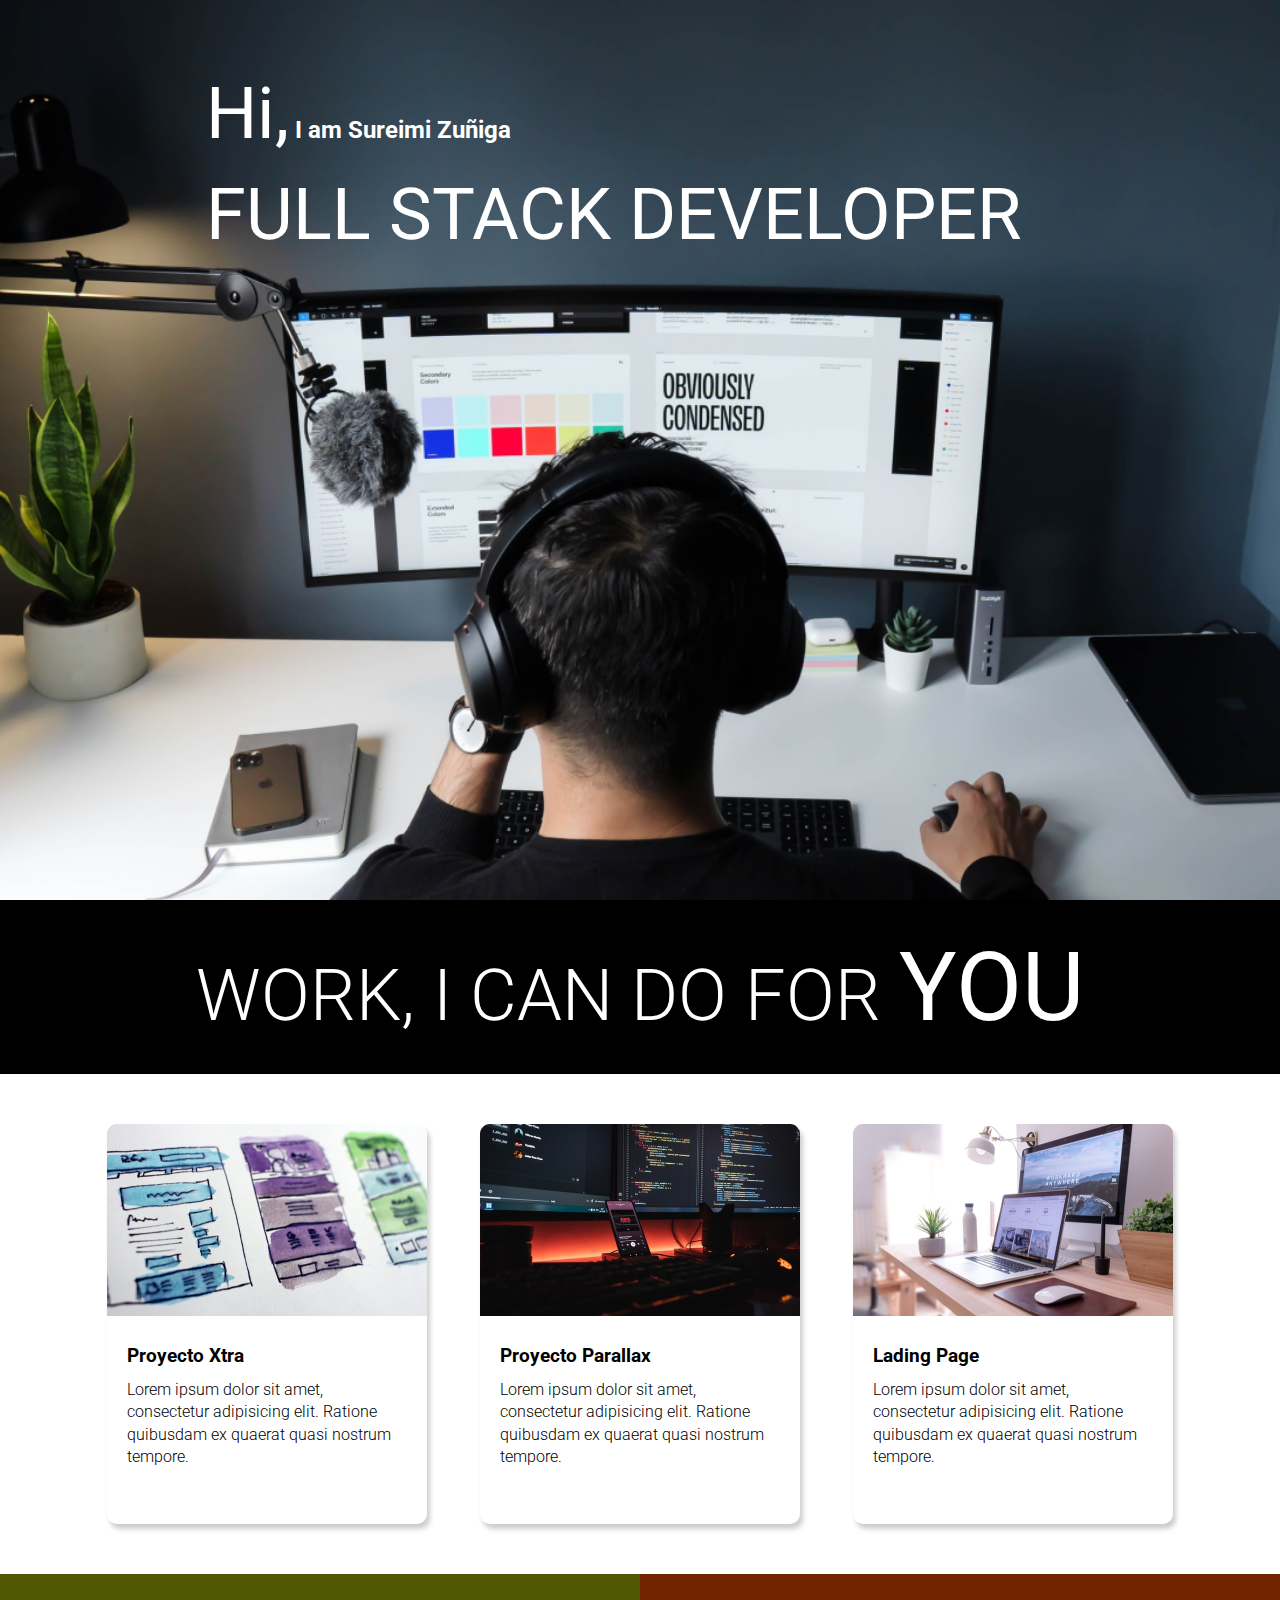
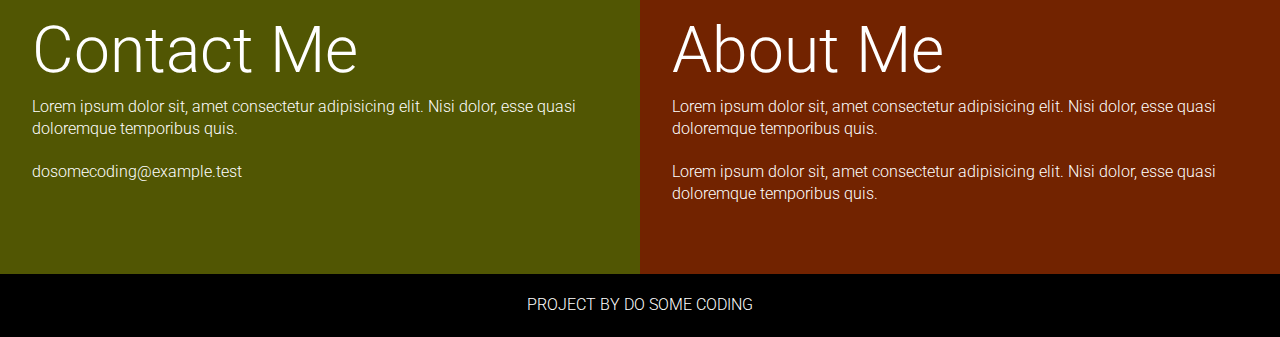
<file: index.html>
<!DOCTYPE html>
<html lang="en">
  <head>
    <meta charset="UTF-8">
    <meta name="viewport" content="width=device-width, initial-scale=1.0">
    <title> Developer Sureimi | Landing Page</title>
    <link rel="stylesheet" href="style.css"
    
  </head>
<body>
    <section class="title_section">
        <div class="text_container">
          <h2><span class="lg_text">Hi,</span> I am Sureimi Zuñiga</h2>
          <h1 class="lg_text">FULL STACK DEVELOPER</h1>
        </div>
      </section>

      <section class="black_box">
        <h2>WORK, I CAN DO FOR <span>YOU</span></h2>
      </section>
       <a href="Clase 33 Xtra/index.html">
      <section class="work">
        <div class="grid_item">
          <div class="card">
            <div class="image_container">
              <img src="images/uiux.png" alt="web development" />
            </div>
            <div class="card_content">
              <h3>Proyecto Xtra</h3>
              <p>Lorem ipsum dolor sit amet, consectetur adipisicing elit. Ratione quibusdam ex quaerat quasi nostrum tempore.</p>
            </div>
          </div>
        </div>
       </a>

       <a href="Projecto Parallax/index.html">
        <div class="grid_item">
          <div class="card">
            <div class="image_container">
              <img src="images/mobile.png" alt="web development" />
            </div>
            <div class="card_content">
              <h3>Proyecto Parallax</h3>
              <p>Lorem ipsum dolor sit amet, consectetur adipisicing elit. Ratione quibusdam ex quaerat quasi nostrum tempore.</p>
            </div>
          </div>
        </div>
       </a>

        <div class="grid_item">
          <div class="card">
            <div class="image_container">
              <img src="images/web.png" alt="web development" />
            </div>
            <div class="card_content">
              <h3>Lading Page</h3>
              <p>Lorem ipsum dolor sit amet, consectetur adipisicing elit. Ratione quibusdam ex quaerat quasi nostrum tempore.</p>
            </div>
          </div>
        </div>
      </section>


      <section class="bottom_section">
        <div class="contact">
          <h2>Contact Me</h2>
          <p>Lorem ipsum dolor sit, amet consectetur adipisicing elit. Nisi dolor, esse quasi doloremque temporibus quis.</p>
          <p>dosomecoding@example.test</p>
        </div>
        <div class="about">
          <h2>About Me</h2>
          <p>Lorem ipsum dolor sit, amet consectetur adipisicing elit. Nisi dolor, esse quasi doloremque temporibus quis.</p>
          <p>Lorem ipsum dolor sit, amet consectetur adipisicing elit. Nisi dolor, esse quasi doloremque temporibus quis.</p>
        </div>
      </section>
      <footer>Project By do some coding</footer>
</body>
</html>
</file>
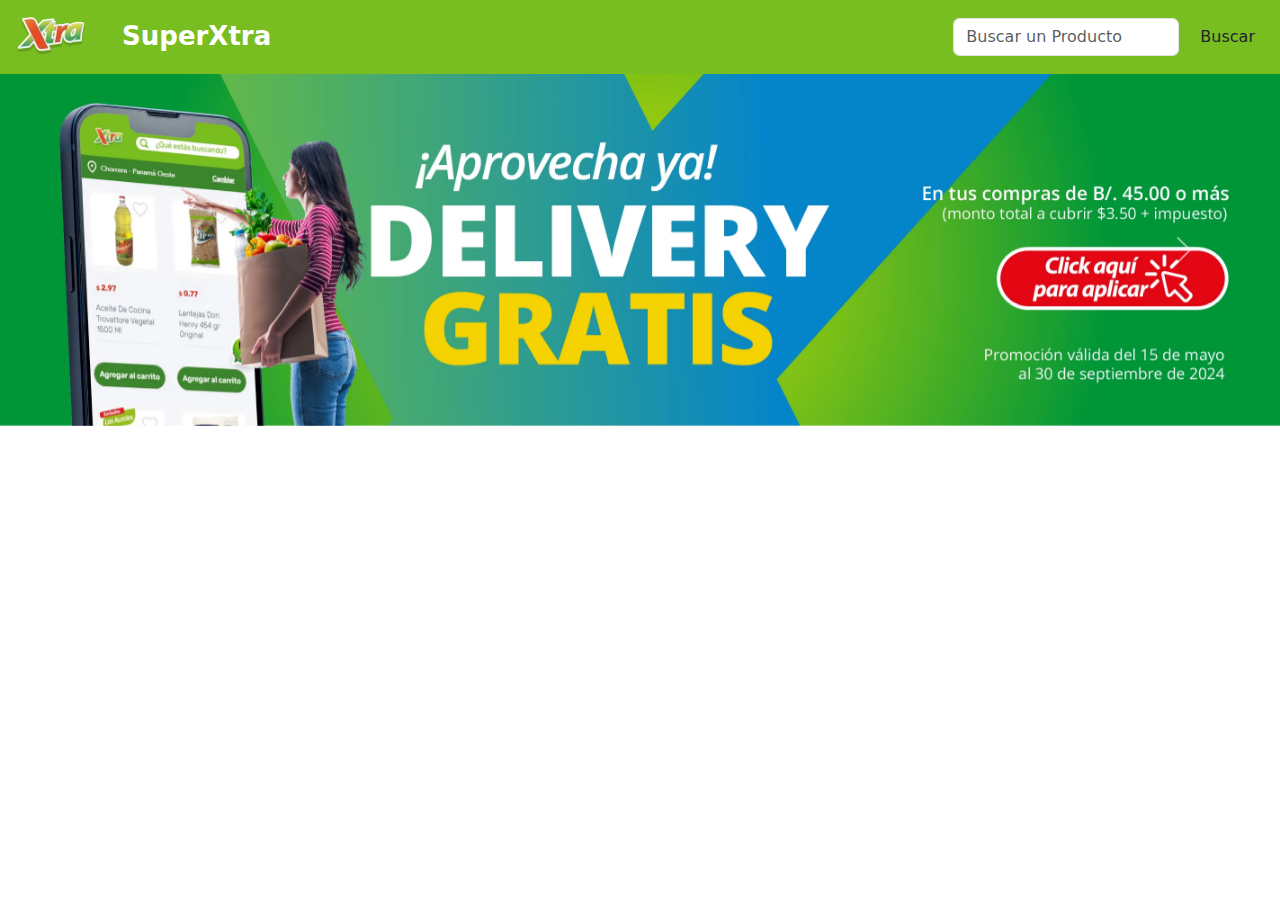
<file: Clase 33 Xtra/index.html>
<!DOCTYPE html>
<html lang="en">

<head>
    <!--metadatos requeridos-->
    <meta charset="UTF-8">
    <meta name="viewport" content="width=device-width, initial-scale=1.0">
    <title>SuperXtra</title>

    <!--Bootstrap CSS-->
    <link href="https://cdn.jsdelivr.net/npm/bootstrap@5.3.3/dist/css/bootstrap.min.css" rel="stylesheet" integrity="sha384-QWTKZyjpPEjISv5WaRU9OFeRpok6YctnYmDr5pNlyT2bRjXh0JMhjY6hW+ALEwIH" crossorigin="anonymous">
  
    <!--Integracion de estilos y favicon-->
    <link rel="stylesheet" href="style.css">
    <link rel="shortcut icon" href="assets/Favicon.ico" type="imag">
        
</head>
<body>
    <!--jS de Bootstrap-->
        <script src="https://cdn.jsdelivr.net/npm/bootstrap@5.3.3/dist/js/bootstrap.bundle.min.js" integrity="sha384-YvpcrYf0tY3lHB60NNkmXc5s9fDVZLESaAA55NDzOxhy9GkcIdslK1eN7N6jIeHz" crossorigin="anonymous"></script>
    <!--Aqui va el contenido de mi pagina-->

<header>
    <nav class="navbar" style="background-color: #78be21;">
        <div class="container-fluid">
          <a class="navbar-brand mb-o " href="#">
            <img class="logonavbar" src="assets/logoXtra.webp" alt="logoXtra">
            SuperXtra
        </a>
          <form class="d-flex" role="search">
            <input class="form-control me-2" type="search" placeholder="Buscar un Producto" aria-label="Search">
            <button class="btn btn-ligth" type="submit">Buscar</button>
          </form>
        </div>
      </nav>
</header>

<main>
    <div id="carouselExampleFade" class="carousel slide carousel-fade">
        <div class="carousel-inner">
          <div class="carousel-item active">
            <img src="assets/carusel1.webp" class="d-block w-100" alt="...">
          </div>
          <div class="carousel-item">
            <img src="assets/carusel2.png" class="d-block w-100" alt="...">
          </div>
          <div class="carousel-item">
            <img src="assets/carusel3.webp" class="d-block w-100" alt="...">
          </div>
        </div>
        <button class="carousel-control-prev" type="button" data-bs-target="#carouselExampleFade" data-bs-slide="prev">
          <span class="carousel-control-prev-icon" aria-hidden="true"></span>
          <span class="visually-hidden">Previous</span>
        </button>
        <button class="carousel-control-next" type="button" data-bs-target="#carouselExampleFade" data-bs-slide="next">
          <span class="carousel-control-next-icon" aria-hidden="true"></span>
          <span class="visually-hidden">Next</span>
        </button>
      </div>
</main>

<footer>

</footer>

</body>
</html>
</file>
<file: style.css>
@import url('https://fonts.googleapis.com/css2?family=Roboto:ital,wght@0,100;0,300;0,400;0,500;0,700;0,900;1,100;1,300;1,400;1,500;1,700;1,900&display=swap');


/* Estilos globales */
* {
  margin: 0;
  padding: 0;
  box-sizing: border-box;
}

/*Estilos de la página*/
html,
body {
  line-height: 1.4;
  font-weight: 300;
  font-family: "Roboto", sans-serif;
}

.title_section {
    background-image: url(images/developer.png); /* Imagen de fondo */
    min-height: 100vh; /* Altura mínima del 100% de la ventana */
    background-position: center; /* Centra la imagen de fondo */
    background-size: cover; /* Escala la imagen de fondo para cubrir todo el contenedor */
    background-repeat: no-repeat; /* Evita que la imagen de fondo se repita */
  }
  .text_container {
    color: white; /* Color del texto */
    max-width: 900px; /* Ancho máximo */
    margin: 0 auto; /* Centra el contenedor */
    padding-top: 64px; /* Espaciado superior */
    padding-left: 16px; /* Espaciado izquierdo */
  }
  
  .lg_text {
    font-size: 72px; /* Tamaño de fuente */
    font-weight: 400; /* Peso de fuente normal */
  }
  
 /* Sección de caja negra con título */
.black_box {
    background-color: #000; /* Color de fondo */
    padding: 20px; /* Espaciado interno */
  }
  
  /* Estilos para el título en la caja negra */
  .black_box h2 {
    font-size: 72px; /* Tamaño de fuente */
    color: white; /* Color del texto */
    text-align: center; /* Centra el texto */
    font-weight: 300; /* Peso de fuente ligero */
  }
  
  /* Estilos para el texto resaltado en el título */
  .black_box h2 span {
    font-weight: 400; /* Peso de fuente normal */
    font-size: 96px; /* Tamaño de fuente */
  }

  /* Sección de trabajos */
.work {
    display: grid; /* Grid para alineación */
    gap: 20px; /* Espacio entre elementos */
    grid-template-columns: repeat(auto-fit, minmax(320px, 1fr)); /* Columnas flexibles */
    max-width: 1100px; /* Ancho máximo */
    margin: 50px auto; /* Margen superior e inferior y centra el contenedor */
  }
  
  /* Estilos para cada elemento de la cuadrícula */
  .grid_item {
    display: flex; /* Flexbox para alineación */
    justify-content: center; /* Centra los elementos horizontalmente */
    align-items: center; /* Alineación vertical */
  }
  
  /* Estilos para las tarjetas */
  .card {
    max-width: 320px; /* Ancho máximo */
    height: 400px; /* Altura fija */
    border-radius: 10px; /* Bordes redondeados */
    box-shadow: 3px 5px 5px rgba(1, 1, 1, 0.2); /* Sombra de caja */
    transition: 0.2s ease-in-out; /* Transición suave */
  }
  
  /* Efecto al pasar el ratón sobre las tarjetas */
  .card:hover {
    transform: scale(1.04); /* Escala la tarjeta */
    box-shadow: 3px 5px 5px rgba(1, 1, 1, 0.3); /* Sombra de caja */
    transition: 0.2s ease-in-out; /* Transición suave */
  }
  
  /* Contenido de las tarjetas */
  .card_content {
    padding: 20px; /* Espaciado interno */
  }
  
  /* Estilos para el título dentro de las tarjetas */
  .card_content h3 {
    margin-bottom: 10px; /* Margen inferior */
  }

  /* Sección inferior con contacto y sobre mí */
.bottom_section {
    display: flex; /* Flexbox para alineación */
  }
  
  /* Estilos para la sección de contacto */
  .contact {
    background-color: #515603; /* Color de fondo */
  }
  
  /* Estilos para la sección sobre mí */
  .about {
    background-color: #722300; /* Color de fondo */
  }
  
  /* Estilos comunes para las secciones de contacto y sobre mí */
  .contact,
  .about {
    min-height: 300px; /* Altura mínima */
    padding: 32px; /* Espaciado interno */
    color: white; /* Color del texto */
  }
  
  /* Estilos para los títulos en las secciones de contacto y sobre mí */
  .about h2,
  .contact h2 {
    font-size: 64px; /* Tamaño de fuente */
    font-weight: 300; /* Peso de fuente ligero */
  }
  
  /* Estilos para los párrafos en las secciones de contacto y sobre mí */
  .about p,
  .contact p {
    margin-bottom: 20px; /* Margen inferior */
  }

  /* Estilos para el pie de página */
footer {
  text-align: center; /* Centra el texto */
  text-transform: uppercase; /* Convierte el texto a mayúsculas */
  background-color: #000; /* Color de fondo */
  padding: 20px; /* Espaciado interno */
  color: white; /* Color del texto */
}

/* Media Queries para dispositivos móviles */
@media (max-width: 786px) {
  .hero_section {
    min-height: 50vh; /* Altura mínima del 50% de la ventana */
  }
  .text_container {
    padding: 10px 0; /* Espaciado superior e inferior */
    text-align: center; /* Centra el texto */
  }
  .lg_text {
    font-size: 32px; /* Tamaño de fuente */
  }
  .black_box h2 {
    font-size: 24px; /* Tamaño de fuente */
  }
  .black_box h2 span {
    font-weight: 400; /* Peso de fuente normal */
    font-size: 32px; /* Tamaño de fuente */
  }
  .bottom_section {
    flex-direction: column; /* Dirección de los elementos en columna */
  }
  h1 {
    font-size: 32px; /* Tamaño de fuente */
  }
  .about h2,
  .contact h2 {
    font-size: 32px; /* Tamaño de fuente */
  }
}

/* Sección de trabajos */
.work {
  display: grid; /* Grid para alineación */
  gap: 20px; /* Espacio entre elementos */
  grid-template-columns: repeat(auto-fit, minmax(320px, 1fr)); /* Columnas flexibles */
  max-width: 1100px; /* Ancho máximo */
  margin: 50px auto; /* Margen superior e inferior y centra el contenedor */
}

/* Estilos para cada elemento de la cuadrícula */
.grid_item {
  display: flex; /* Flexbox para alineación */
  justify-content: center; /* Centra los elementos horizontalmente */
  align-items: center; /* Alineación vertical */
}

/* Estilos para las tarjetas */
.card {
  max-width: 320px; /* Ancho máximo */
  height: 400px; /* Altura fija */
  border-radius: 10px; /* Bordes redondeados */
  box-shadow: 3px 5px 5px rgba(1, 1, 1, 0.2); /* Sombra de caja */
  transition: 0.2s ease-in-out; /* Transición suave */
}

/* Efecto al pasar el ratón sobre las tarjetas */
.card:hover {
  transform: scale(1.04); /* Escala la tarjeta */
  box-shadow: 3px 5px 5px rgba(1, 1, 1, 0.3); /* Sombra de caja */
  transition: 0.2s ease-in-out; /* Transición suave */
}

/* Contenido de las tarjetas */
.card_content {
  padding: 20px; /* Espaciado interno */
}

/* Estilos para el título dentro de las tarjetas */
.card_content h3 {
  margin-bottom: 10px; /* Margen inferior */
}

 /* Sección inferior con contacto y sobre mí */
 .bottom_section {
  display: flex; /* Flexbox para alineación */
}

/* Estilos para la sección de contacto */
.contact {
  background-color: #515603; /* Color de fondo */
}

/* Estilos para la sección sobre mí */
.about {
  background-color: #722300; /* Color de fondo */
}

/* Estilos comunes para las secciones de contacto y sobre mí */
.contact,
.about {
  min-height: 300px; /* Altura mínima */
  padding: 32px; /* Espaciado interno */
  color: white; /* Color del texto */
}

/* Estilos para los títulos en las secciones de contacto y sobre mí */
.about h2,
.contact h2 {
  font-size: 64px; /* Tamaño de fuente */
  font-weight: 300; /* Peso de fuente ligero */
}

/* Estilos para los párrafos en las secciones de contacto y sobre mí */
.about p,
.contact p {
  margin-bottom: 20px; /* Margen inferior */
}

/* Estilos para el pie de página */
footer {
  text-align: center; /* Centra el texto */
  text-transform: uppercase; /* Convierte el texto a mayúsculas */
  background-color: #000; /* Color de fondo */
  padding: 20px; /* Espaciado interno */
  color: white; /* Color del texto */
}

/* Media Queries para dispositivos móviles */
@media (max-width: 786px) {
  .hero_section {
    min-height: 50vh; /* Altura mínima del 50% de la ventana */
  }
  .text_container {
    padding: 10px 0; /* Espaciado superior e inferior */
    text-align: center; /* Centra el texto */
  }
  .lg_text {
    font-size: 32px; /* Tamaño de fuente */
  }
  .black_box h2 {
    font-size: 24px; /* Tamaño de fuente */
  }
  .black_box h2 span {
    font-weight: 400; /* Peso de fuente normal */
    font-size: 32px; /* Tamaño de fuente */
  }
  .bottom_section {
    flex-direction: column; /* Dirección de los elementos en columna */
  }
  h1 {
    font-size: 32px; /* Tamaño de fuente */
  }
  .about h2,
  .contact h2 {
    font-size: 32px; /* Tamaño de fuente */
  }
}

a{
  text-decoration: none !important;
  color: #000 !important;
}
</file>
<file: Clase 33 Xtra/style.css>
.navbar{
    background-color: #78be21 ;

}
.navbar-brand{
    color: white
    !important;
    font-weight: bold;
    font-size:26px;
}
.logonavbar{
        margin-right: 20px;
}
</file>
